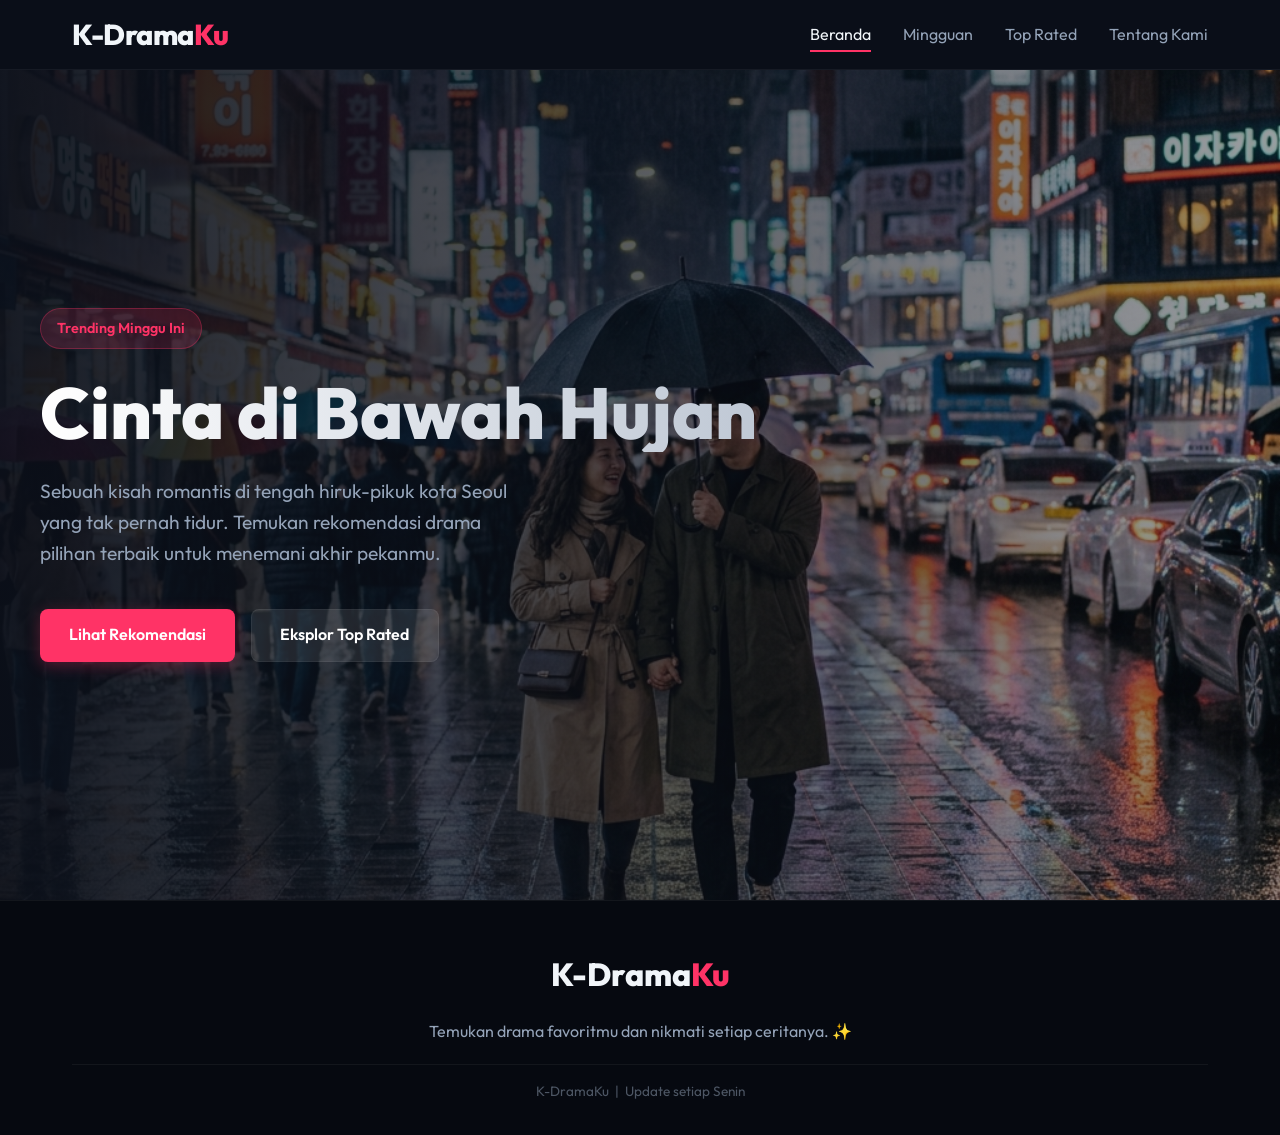
<file: index.html>
<!DOCTYPE html>
<html lang="id">
<head>
    <meta charset="UTF-8">
    <meta name="viewport" content="width=device-width, initial-scale=1.0">
    <title>Beranda | K-DramaKu</title>
    <link href="https://fonts.googleapis.com/css2?family=Outfit:wght@300;400;600;800&display=swap" rel="stylesheet">
    <link rel="stylesheet" href="style.css">
</head>
<body>

    <!-- Navigation Bar -->
    <nav class="navbar">
        <div class="nav-container">
            <a href="index.html" class="logo">K-Drama<span>Ku</span></a>
            
            <!-- Hamburger Menu (CSS Only) -->
            <input type="checkbox" id="menu-toggle" class="menu-toggle">
            <label for="menu-toggle" class="hamburger">
                <span></span>
                <span></span>
                <span></span>
            </label>

            <ul class="nav-links">
                <li><a href="index.html" class="active">Beranda</a></li>
                <li><a href="rekomendasi.html">Mingguan</a></li>
                <li><a href="toprated.html">Top Rated</a></li>
                <li><a href="tentang.html">Tentang Kami</a></li>
            </ul>
        </div>
    </nav>

    <!-- Page 1: Home / Hero Section -->
    <section class="hero">
        <div class="hero-overlay"></div>
        <div class="hero-content">
            <span class="badge">Trending Minggu Ini</span>
            <h1>Cinta di Bawah Hujan</h1>
            <p>Sebuah kisah romantis di tengah hiruk-pikuk kota Seoul yang tak pernah tidur. Temukan rekomendasi drama pilihan terbaik untuk menemani akhir pekanmu.</p>
            <div class="hero-buttons">
                <a href="rekomendasi.html" class="btn btn-primary">Lihat Rekomendasi</a>
                <a href="toprated.html" class="btn btn-secondary">Eksplor Top Rated</a>
            </div>
        </div>
    </section>

    <!-- Footer -->
    <footer>
        <div class="footer-content">
            <div class="footer-logo">K-Drama<span>Ku</span></div>
            <p class="footer-tagline">Temukan drama favoritmu dan nikmati setiap ceritanya. ✨</p>
            <p class="footer-copy">K-DramaKu &nbsp;|&nbsp; Update setiap Senin</p>
        </div>
    </footer>

</body>
</html>
</file>
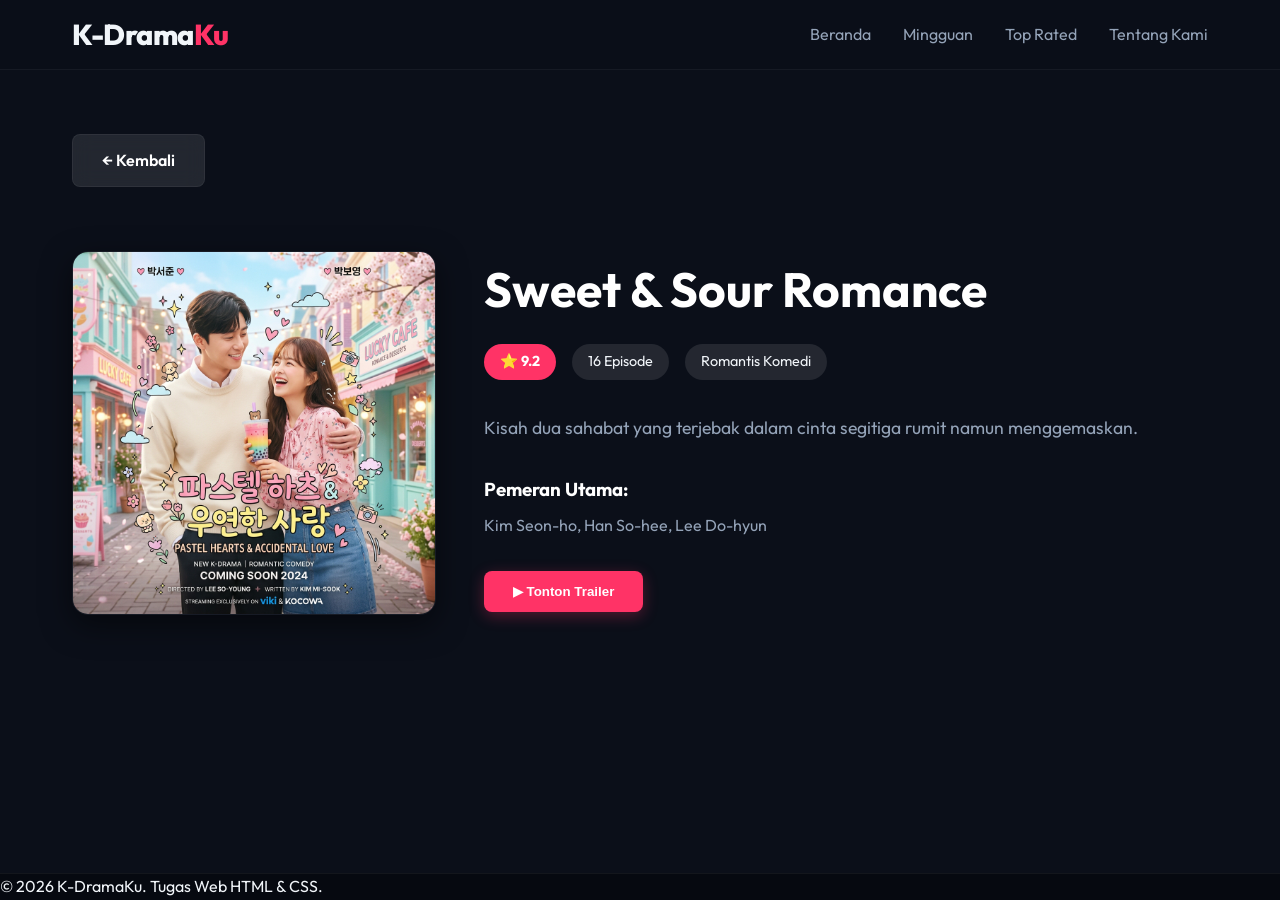
<file: detail.html>
<!DOCTYPE html>
<html lang="id">
<head>
    <meta charset="UTF-8">
    <meta name="viewport" content="width=device-width, initial-scale=1.0">
    <title>Detail Drama | K-DramaKu</title>
    <link href="https://fonts.googleapis.com/css2?family=Outfit:wght@300;400;600;800&display=swap" rel="stylesheet">
    <link rel="stylesheet" href="style.css">
    <style>
        .detail-container {
            display: flex;
            gap: 3rem;
            align-items: flex-start;
            margin-top: 2rem;
        }
        .detail-image {
            flex: 1;
            max-width: 400px;
            border-radius: 16px;
            overflow: hidden;
            border: 1px solid var(--glass-border);
            box-shadow: 0 10px 30px rgba(0,0,0,0.5);
        }
        .detail-image img {
            width: 100%;
            display: block;
        }
        .detail-info {
            flex: 2;
        }
        .detail-info h1 {
            font-size: 3rem;
            margin-bottom: 1rem;
            color: #fff;
        }
        .meta-tags {
            display: flex;
            gap: 1rem;
            margin-bottom: 2rem;
        }
        .meta-tags span {
            background: rgba(255, 255, 255, 0.1);
            padding: 0.4rem 1rem;
            border-radius: 50px;
            font-size: 0.9rem;
        }
        .meta-tags span.rating {
            background: var(--primary-color);
            color: white;
            font-weight: bold;
        }
        .synopsis {
            font-size: 1.1rem;
            color: var(--text-muted);
            margin-bottom: 2rem;
            line-height: 1.8;
        }
        .cast-list {
            margin-bottom: 2rem;
        }
        .cast-list h3 {
            margin-bottom: 0.5rem;
            color: #fff;
        }
        .cast-list p {
            color: var(--text-muted);
        }
        .detail-buttons {
            display: flex;
            gap: 1rem;
        }
        @media (max-width: 768px) {
            .detail-container {
                flex-direction: column;
            }
            .detail-info h1 {
                font-size: 2.2rem;
            }
        }
        .back-btn {
            display: inline-flex;
            margin-bottom: 2rem;
            align-self: flex-start;
        }
    </style>
</head>
<body>

    <nav class="navbar">
        <div class="nav-container">
            <a href="index.html" class="logo">K-Drama<span>Ku</span></a>
            
            <input type="checkbox" id="menu-toggle" class="menu-toggle">
            <label for="menu-toggle" class="hamburger">
                <span></span>
                <span></span>
                <span></span>
            </label>

            <ul class="nav-links">
                <li><a href="index.html">Beranda</a></li>
                <li><a href="rekomendasi.html">Mingguan</a></li>
                <li><a href="toprated.html">Top Rated</a></li>
                <li><a href="tentang.html">Tentang Kami</a></li>
            </ul>
        </div>
    </nav>

    <div class="page-container">
        <a href="javascript:history.back()" class="btn btn-secondary back-btn">← Kembali</a>
        
        <div class="detail-container">
            <div class="detail-image">
                <img id="detail-img" src="assets/images/romcom.png" alt="Poster Film">
            </div>
            
            <div class="detail-info">
                <h1 id="detail-title">Sweet & Sour Romance</h1>
                <div class="meta-tags">
                    <span class="rating" id="detail-rating">⭐ 9.2</span>
                    <span id="detail-episode">16 Episode</span>
                    <span id="detail-genre">Romantis Komedi</span>
                </div>
                
                <p class="synopsis" id="detail-synopsis">
                    Kisah dua sahabat yang terjebak dalam cinta segitiga rumit namun menggemaskan.
                </p>
                
                <div class="cast-list">
                    <h3>Pemeran Utama:</h3>
                    <p id="detail-cast">Kim Seon-ho, Han So-hee, Lee Do-hyun</p>
                </div>

                <div class="detail-buttons">
                    <button class="btn btn-primary" onclick="alert('Ini hanya simulasi, videonya tidak ada 😊')">▶ Tonton Trailer</button>
                </div>
            </div>
        </div>
    </div>

    <footer>
        <p>&copy; 2026 K-DramaKu. Tugas Web HTML & CSS.</p>
    </footer>

    <!-- Javascript untuk merubah isi detail sesuai film yang diklik -->
    <script>
        const films = {
            'romcom': {
                title: 'Sweet & Sour Romance', img: 'assets/images/romcom.png',
                rating: '⭐ 9.2', genre: 'Romantis Komedi',
                synopsis: 'Menceritakan kisah dua sahabat masa kecil yang kini bekerja di sebuah agensi kreatif yang sama. Ketika sebuah proyek besar memaksa mereka untuk bekerja lembur berdua selama sebulan penuh, batas antara persahabatan dan cinta perlahan memudar.',
                cast: 'Kim Seon-ho, Han So-hee, Lee Do-hyun'
            },
            'thriller': {
                title: 'Shadows of Seoul', img: 'assets/images/thriller.png',
                rating: '⭐ 9.0', genre: 'Thriller / Misteri',
                synopsis: 'Seorang detektif jenius dengan masa lalu kelam harus memecahkan kasus pembunuhan berantai misterius yang terjadi di sudut gelap kota Seoul sebelum waktu habis.',
                cast: 'Lee Joon-gi, Moon Chae-won'
            },
            'historical': {
                title: 'The Crown\'s Secret', img: 'assets/images/historical.png',
                rating: '⭐ 8.9', genre: 'Kolosal / Sejarah',
                synopsis: 'Perebutan tahta dan intrik politik di era Joseon, berpusat pada seorang pangeran yang menyembunyikan identitas aslinya dan jatuh cinta pada putri dari musuh politik keluarganya.',
                cast: 'Park Bo-gum, Kim Yoo-jung'
            },
            'scifi': {
                title: 'Neon City', img: 'assets/images/scifi.png',
                rating: '⭐ 8.8', genre: 'Sci-Fi / Aksi',
                synopsis: 'Berlatar di tahun 2099, sebuah kelompok pemberontak mencoba menggulingkan perusahaan teknologi raksasa yang mengendalikan seluruh sistem kehidupan manusia lewat chip.',
                cast: 'Gong Yoo, Bae Doona'
            },
            'sliceoflife': {
                title: 'Seaside Village', img: 'assets/images/sliceoflife.png',
                rating: '⭐ 9.4', genre: 'Slice of Life / Healing',
                synopsis: 'Kisah menghangatkan hati tentang seorang dokter gigi sukses dari kota yang terpaksa pindah ke sebuah desa nelayan terpencil dan menemukan makna hidup yang sebenarnya dari para warga.',
                cast: 'Shin Min-a, Kim Seon-ho'
            },
            'melo': {
                title: 'Tears of the Rain', img: 'assets/images/hero.png',
                rating: '⭐ 9.1', genre: 'Melodrama',
                synopsis: 'Kisah melodrama epik tentang sepasang kekasih yang terpisahkan oleh takdir dan perang, mencoba menemukan jalan kembali satu sama lain melintasi waktu bertahun-tahun.',
                cast: 'Song Hye-kyo, Song Joong-ki'
            },
            'loveinrain': {
                title: 'Love in the Rain', img: 'assets/images/hero.png',
                rating: '⭐ 9.8', genre: 'Romantis / Melodrama',
                synopsis: 'Dua orang asing yang selalu bertemu secara tak sengaja setiap kali hujan turun di kota Seoul. Perlahan, kebetulan itu berubah menjadi takdir yang mengikat hati mereka berdua.',
                cast: 'Nam Joo-hyuk, Bae Suzy'
            },
            'crownprince': {
                title: 'The Crown Prince', img: 'assets/images/historical.png',
                rating: '⭐ 9.5', genre: 'Kolosal / Sejarah',
                synopsis: 'Seorang pangeran mahkota yang menyamar menjadi rakyat jelata untuk mencari kebenaran di balik kematian ayahnya, dan malah menemukan cinta sejatinya di luar tembok istana.',
                cast: 'Park Bo-gum, Kim Yoo-jung'
            },
            'summerjeju': {
                title: 'Summer in Jeju', img: 'assets/images/sliceoflife.png',
                rating: '⭐ 9.3', genre: 'Slice of Life / Healing',
                synopsis: 'Seorang wanita karier yang kelelahan dengan kehidupannya di kota memutuskan untuk pindah sementara ke pulau Jeju, di mana ia bertemu penduduk lokal yang hangat.',
                cast: 'Shin Min-a, Kim Seon-ho'
            },
            'sweetenemy': {
                title: 'My Sweet Enemy', img: 'assets/images/romcom.png',
                rating: '⭐ 9.1', genre: 'Romantis Komedi',
                synopsis: 'Kisah benci jadi cinta antara dua rival pengacara yang terpaksa harus bekerja sama dalam menangani satu kasus besar yang mempertaruhkan karir mereka.',
                cast: 'Park Seo-joon, Park Min-young'
            },
            'reply1988': {
                title: 'Reply 1988', img: 'assets/images/reply1988.jpg',
                rating: '⭐ 9.8', genre: 'Keluarga / Romantis',
                synopsis: 'Menyoroti persahabatan lima remaja dan keluarga mereka yang tinggal di satu lingkungan yang sama (Ssangmundong) pada tahun 1988. Drama slice-of-life yang penuh dengan tawa, tangis, dan kehangatan keluarga.',
                cast: 'Lee Hye-ri, Park Bo-gum, Ryu Jun-yeol, Go Kyung-pyo, Lee Dong-hwi'
            },
            'cloy': {
                title: 'Crash Landing on You', img: 'assets/images/cloy.jpg',
                rating: '⭐ 9.5', genre: 'Romantis / Drama',
                synopsis: 'Seorang pewaris kaya dari Korea Selatan mengalami kecelakaan paralayang dan mendarat darurat di Korea Utara. Ia lalu ditemukan dan dilindungi oleh seorang perwira tentara tampan yang dingin namun hangat hatinya.',
                cast: 'Hyun Bin, Son Ye-jin, Seo Ji-hye, Kim Jung-hyun'
            },
            'goblin': {
                title: 'Goblin', img: 'assets/images/goblin.jpg',
                rating: '⭐ 9.3', genre: 'Fantasi / Romantis',
                synopsis: 'Seorang jenderal militer dari dinasti Goryeo yang dikutuk menjadi Goblin abadi mencari "pengantin manusia"-nya — satu-satunya yang bisa mencabut pedang di dadanya dan mengakhiri hidupnya yang panjang.',
                cast: 'Gong Yoo, Kim Go-eun, Lee Dong-wook, Yoo In-na'
            },
            'hospital': {
                title: 'Hospital Playlist', img: 'assets/images/hospital.jpg',
                rating: '⭐ 9.1', genre: 'Medis / Slice of Life',
                synopsis: 'Lima dokter spesialis di rumah sakit bergengsi yang sudah bersahabat sejak kuliah. Di tengah kesibukan menyelamatkan nyawa pasien, mereka selalu menyempatkan latihan band setiap minggu.',
                cast: 'Jo Jung-suk, Yoo Yeon-seok, Jung Kyung-ho, Jeon Mi-do, Kim Dae-myung'
            }
        };

        // Ambil ID dari URL Hash (contoh: detail.html#thriller)
        const id = window.location.hash.substring(1);

        if(id && films[id]) {
            const film = films[id];
            // Ubah konten di halaman sesuai data film
            document.getElementById('detail-title').innerText = film.title;
            document.getElementById('detail-img').src = film.img;
            document.getElementById('detail-rating').innerText = film.rating;
            document.getElementById('detail-genre').innerText = film.genre;
            document.getElementById('detail-synopsis').innerText = film.synopsis;
            document.getElementById('detail-cast').innerText = film.cast;
            document.title = film.title + " | K-DramaKu";
        }
    </script>
</body>
</html>
</file>
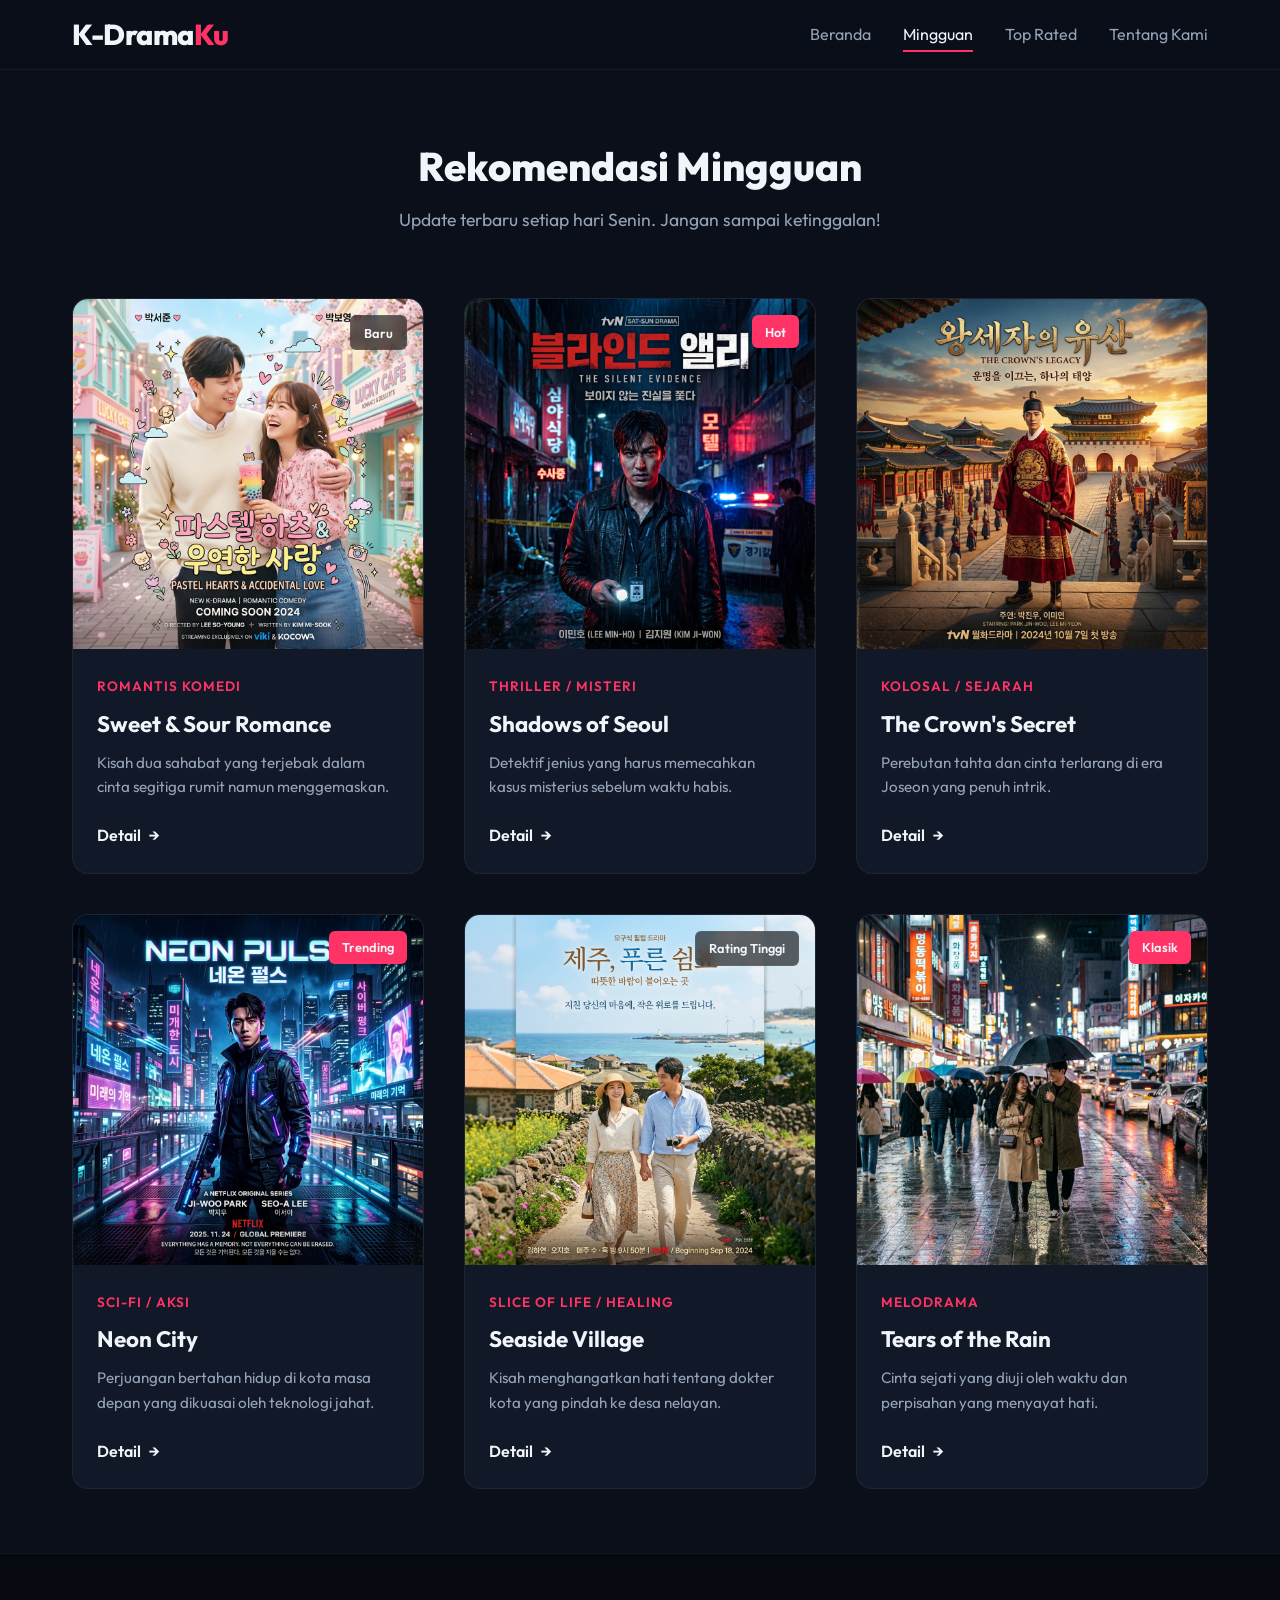
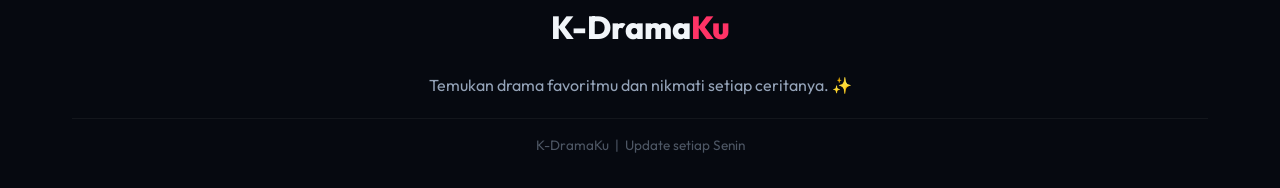
<file: rekomendasi.html>
<!DOCTYPE html>
<html lang="id">
<head>
    <meta charset="UTF-8">
    <meta name="viewport" content="width=device-width, initial-scale=1.0">
    <title>Rekomendasi Mingguan | K-DramaKu</title>
    <link href="https://fonts.googleapis.com/css2?family=Outfit:wght@300;400;600;800&display=swap" rel="stylesheet">
    <link rel="stylesheet" href="style.css">
</head>
<body>

    <!-- Navigation Bar -->
    <nav class="navbar">
        <div class="nav-container">
            <a href="index.html" class="logo">K-Drama<span>Ku</span></a>
            
            <input type="checkbox" id="menu-toggle" class="menu-toggle">
            <label for="menu-toggle" class="hamburger">
                <span></span>
                <span></span>
                <span></span>
            </label>

            <ul class="nav-links">
                <li><a href="index.html">Beranda</a></li>
                <li><a href="rekomendasi.html" class="active">Mingguan</a></li>
                <li><a href="toprated.html">Top Rated</a></li>
                <li><a href="tentang.html">Tentang Kami</a></li>
            </ul>
        </div>
    </nav>

    <!-- Page Content -->
    <div class="page-container">
        <div class="page-header">
            <h2>Rekomendasi Mingguan</h2>
            <p>Update terbaru setiap hari Senin. Jangan sampai ketinggalan!</p>
        </div>
        
        <div class="cards-grid">
            <div class="card">
                <div class="card-image">
                    <img src="assets/images/romcom.png" alt="Sweet & Sour Romance">
                    <div class="card-badge">Baru</div>
                </div>
                <div class="card-info">
                    <span class="genre">Romantis Komedi</span>
                    <h3>Sweet & Sour Romance</h3>
                    <p>Kisah dua sahabat yang terjebak dalam cinta segitiga rumit namun menggemaskan.</p>
                    <a href="detail.html#romcom" class="btn-text">Detail <span class="arrow">→</span></a>
                </div>
            </div>

            <div class="card">
                <div class="card-image">
                    <img src="assets/images/thriller.png" alt="Shadows of Seoul">
                    <div class="card-badge highlight">Hot</div>
                </div>
                <div class="card-info">
                    <span class="genre">Thriller / Misteri</span>
                    <h3>Shadows of Seoul</h3>
                    <p>Detektif jenius yang harus memecahkan kasus misterius sebelum waktu habis.</p>
                    <a href="detail.html#thriller" class="btn-text">Detail <span class="arrow">→</span></a>
                </div>
            </div>

            <div class="card">
                <div class="card-image">
                    <img src="assets/images/historical.png" alt="The Crown's Secret">
                </div>
                <div class="card-info">
                    <span class="genre">Kolosal / Sejarah</span>
                    <h3>The Crown's Secret</h3>
                    <p>Perebutan tahta dan cinta terlarang di era Joseon yang penuh intrik.</p>
                    <a href="detail.html#historical" class="btn-text">Detail <span class="arrow">→</span></a>
                </div>
            </div>

            <div class="card">
                <div class="card-image">
                    <img src="assets/images/scifi.png" alt="Neon City">
                    <div class="card-badge highlight">Trending</div>
                </div>
                <div class="card-info">
                    <span class="genre">Sci-Fi / Aksi</span>
                    <h3>Neon City</h3>
                    <p>Perjuangan bertahan hidup di kota masa depan yang dikuasai oleh teknologi jahat.</p>
                    <a href="detail.html#scifi" class="btn-text">Detail <span class="arrow">→</span></a>
                </div>
            </div>

            <div class="card">
                <div class="card-image">
                    <img src="assets/images/sliceoflife.png" alt="Seaside Village">
                    <div class="card-badge">Rating Tinggi</div>
                </div>
                <div class="card-info">
                    <span class="genre">Slice of Life / Healing</span>
                    <h3>Seaside Village</h3>
                    <p>Kisah menghangatkan hati tentang dokter kota yang pindah ke desa nelayan.</p>
                    <a href="detail.html#sliceoflife" class="btn-text">Detail <span class="arrow">→</span></a>
                </div>
            </div>

            <div class="card">
                <div class="card-image">
                    <img src="assets/images/hero.png" alt="Tears of the Rain">
                    <div class="card-badge highlight">Klasik</div>
                </div>
                <div class="card-info">
                    <span class="genre">Melodrama</span>
                    <h3>Tears of the Rain</h3>
                    <p>Cinta sejati yang diuji oleh waktu dan perpisahan yang menyayat hati.</p>
                    <a href="detail.html#melo" class="btn-text">Detail <span class="arrow">→</span></a>
                </div>
            </div>
        </div>
    </div>

    <!-- Footer -->
    <footer>
        <div class="footer-content">
            <div class="footer-logo">K-Drama<span>Ku</span></div>
            <p class="footer-tagline">Temukan drama favoritmu dan nikmati setiap ceritanya. ✨</p>
            <p class="footer-copy">K-DramaKu &nbsp;|&nbsp; Update setiap Senin</p>
        </div>
    </footer>

</body>
</html>
</file>
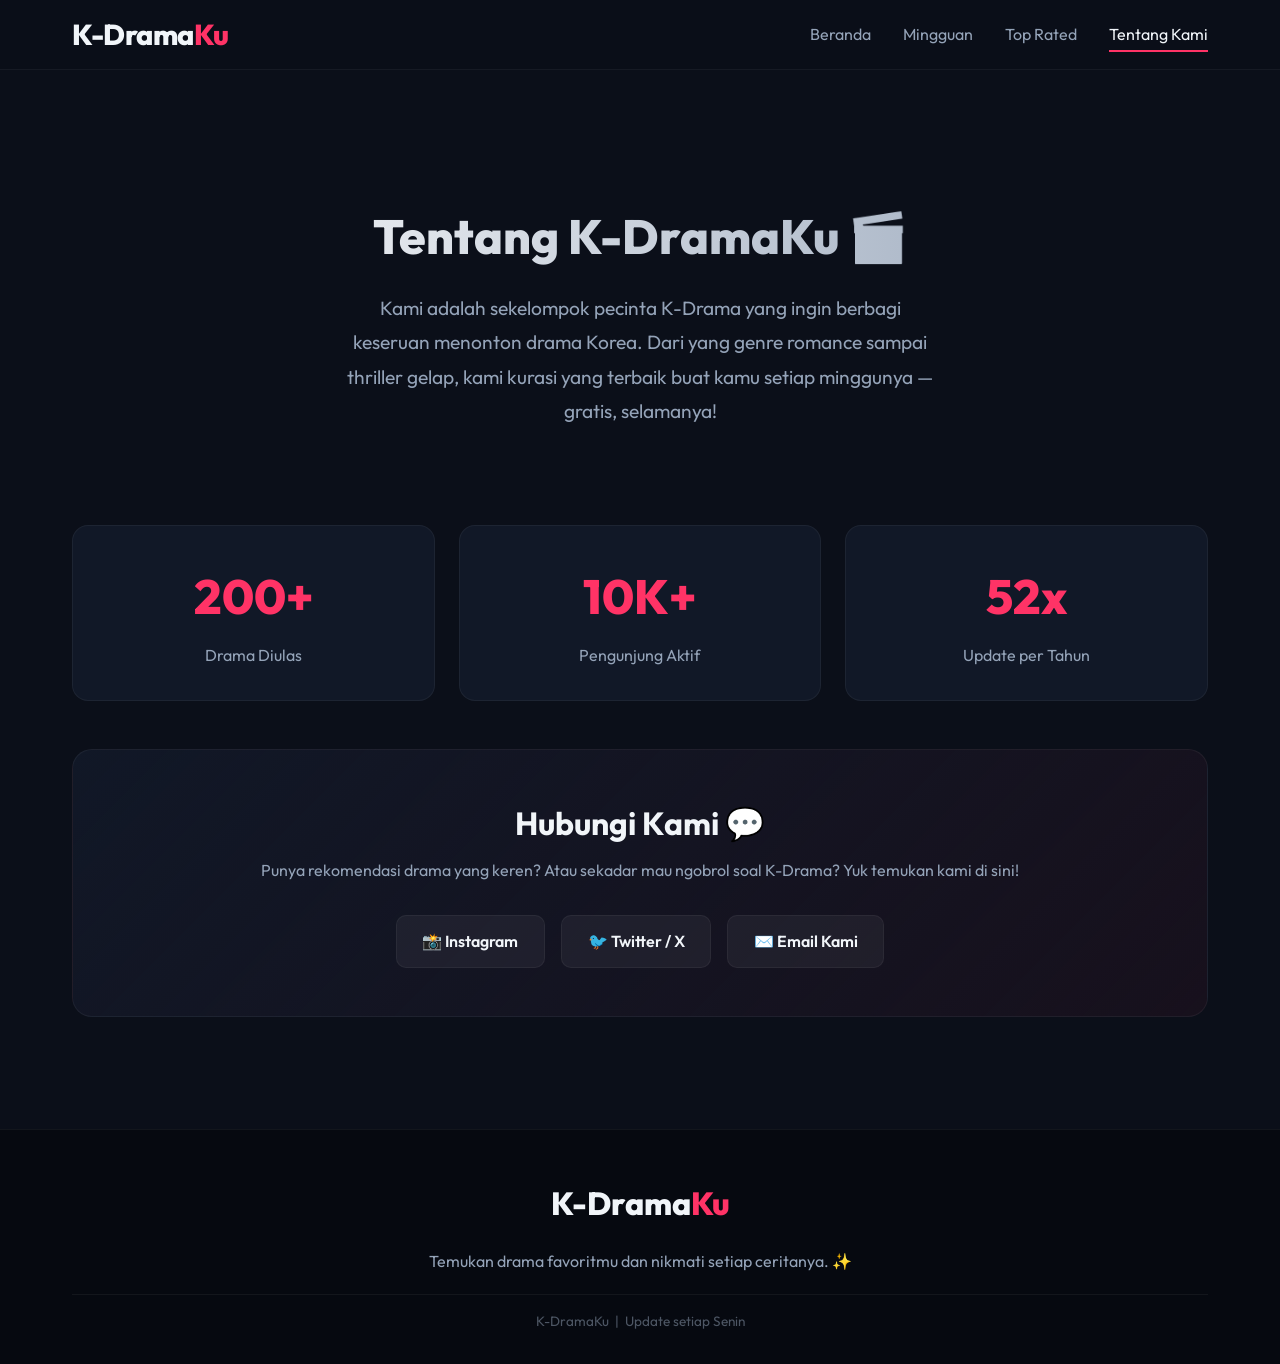
<file: tentang.html>
<!DOCTYPE html>
<html lang="id">
<head>
    <meta charset="UTF-8">
    <meta name="viewport" content="width=device-width, initial-scale=1.0">
    <title>Tentang Kami | K-DramaKu</title>
    <link href="https://fonts.googleapis.com/css2?family=Outfit:wght@300;400;600;800&display=swap" rel="stylesheet">
    <link rel="stylesheet" href="style.css">
    <style>
        /* --- About Page Specific Styles --- */
        .about-hero {
            text-align: center;
            padding: 4rem 0 3rem;
        }
        .about-hero h1 {
            font-size: 3rem;
            font-weight: 800;
            background: linear-gradient(to right, #fff, #94a3b8);
            -webkit-background-clip: text;
            -webkit-text-fill-color: transparent;
            margin-bottom: 1rem;
        }
        .about-hero p {
            color: var(--text-muted);
            font-size: 1.2rem;
            max-width: 600px;
            margin: 0 auto;
            line-height: 1.8;
        }

        /* Stats Row */
        .stats-row {
            display: grid;
            grid-template-columns: repeat(3, 1fr);
            gap: 1.5rem;
            margin: 3rem 0;
        }
        .stat-card {
            background: var(--card-bg);
            border: 1px solid var(--glass-border);
            border-radius: 16px;
            padding: 2rem;
            text-align: center;
            transition: var(--transition);
        }
        .stat-card:hover {
            transform: translateY(-5px);
            border-color: rgba(255, 51, 102, 0.3);
        }
        .stat-number {
            font-size: 3rem;
            font-weight: 800;
            color: var(--primary-color);
            display: block;
        }
        .stat-label {
            color: var(--text-muted);
            margin-top: 0.5rem;
            font-size: 1rem;
        }

        /* Team Section */
        .section-title {
            font-size: 1.8rem;
            font-weight: 800;
            margin-bottom: 0.5rem;
        }
        .section-subtitle {
            color: var(--text-muted);
            margin-bottom: 2rem;
        }
        .team-grid {
            display: grid;
            grid-template-columns: repeat(auto-fit, minmax(220px, 1fr));
            gap: 1.5rem;
            margin-bottom: 4rem;
        }
        .team-card {
            background: var(--card-bg);
            border: 1px solid var(--glass-border);
            border-radius: 16px;
            padding: 2rem 1.5rem;
            text-align: center;
            transition: var(--transition);
        }
        .team-card:hover {
            transform: translateY(-5px);
            border-color: rgba(255, 51, 102, 0.3);
        }
        .team-avatar {
            width: 80px;
            height: 80px;
            border-radius: 50%;
            margin: 0 auto 1rem;
            display: flex;
            align-items: center;
            justify-content: center;
            font-size: 2.2rem;
            background: linear-gradient(135deg, rgba(255,51,102,0.2), rgba(255,51,102,0.05));
            border: 2px solid rgba(255,51,102,0.3);
        }
        .team-card h3 {
            font-size: 1.1rem;
            margin-bottom: 0.3rem;
        }
        .team-card p {
            color: var(--primary-color);
            font-size: 0.85rem;
            font-weight: 600;
        }

        /* Contact / Sosial Section */
        .contact-box {
            background: linear-gradient(135deg, var(--card-bg) 0%, rgba(255, 51, 102, 0.05) 100%);
            border: 1px solid var(--glass-border);
            border-radius: 20px;
            padding: 3rem;
            text-align: center;
            margin-bottom: 3rem;
        }
        .contact-box h2 {
            font-size: 2rem;
            margin-bottom: 0.5rem;
        }
        .contact-box p {
            color: var(--text-muted);
            margin-bottom: 2rem;
            font-size: 1rem;
        }
        .social-links {
            display: flex;
            gap: 1rem;
            justify-content: center;
            flex-wrap: wrap;
        }
        .social-btn {
            display: inline-flex;
            align-items: center;
            gap: 0.6rem;
            padding: 0.8rem 1.6rem;
            border-radius: 10px;
            font-weight: 600;
            font-size: 1rem;
            transition: var(--transition);
            border: 1px solid var(--glass-border);
            background: rgba(255,255,255,0.05);
            color: var(--text-color);
        }
        .social-btn:hover {
            transform: translateY(-3px);
            background: rgba(255,255,255,0.1);
            border-color: rgba(255,51,102,0.4);
            color: var(--primary-color);
        }

        @media (max-width: 768px) {
            .stats-row { grid-template-columns: 1fr; }
            .about-hero h1 { font-size: 2.2rem; }
            .contact-box { padding: 2rem 1.5rem; }
        }
    </style>
</head>
<body>

    <!-- Navigation Bar -->
    <nav class="navbar">
        <div class="nav-container">
            <a href="index.html" class="logo">K-Drama<span>Ku</span></a>
            
            <input type="checkbox" id="menu-toggle" class="menu-toggle">
            <label for="menu-toggle" class="hamburger">
                <span></span>
                <span></span>
                <span></span>
            </label>

            <ul class="nav-links">
                <li><a href="index.html">Beranda</a></li>
                <li><a href="rekomendasi.html">Mingguan</a></li>
                <li><a href="toprated.html">Top Rated</a></li>
                <li><a href="tentang.html" class="active">Tentang Kami</a></li>
            </ul>
        </div>
    </nav>

    <!-- Page Content -->
    <div class="page-container">

        <!-- Hero About -->
        <div class="about-hero">
            <h1>Tentang K-DramaKu 🎬</h1>
            <p>Kami adalah sekelompok pecinta K-Drama yang ingin berbagi keseruan menonton drama Korea. Dari yang genre romance sampai thriller gelap, kami kurasi yang terbaik buat kamu setiap minggunya — gratis, selamanya!</p>
        </div>

        <!-- Stats -->
        <div class="stats-row">
            <div class="stat-card">
                <span class="stat-number">200+</span>
                <p class="stat-label">Drama Diulas</p>
            </div>
            <div class="stat-card">
                <span class="stat-number">10K+</span>
                <p class="stat-label">Pengunjung Aktif</p>
            </div>
            <div class="stat-card">
                <span class="stat-number">52x</span>
                <p class="stat-label">Update per Tahun</p>
            </div>
        </div>

        
        <!-- Contact / Social -->
        <div class="contact-box">
            <h2>Hubungi Kami 💬</h2>
            <p>Punya rekomendasi drama yang keren? Atau sekadar mau ngobrol soal K-Drama? Yuk temukan kami di sini!</p>
            <div class="social-links">
                <a href="#" class="social-btn">📸 Instagram</a>
                <a href="#" class="social-btn">🐦 Twitter / X</a>
                <a href="#" class="social-btn">✉️ Email Kami</a>
            </div>
        </div>

    </div>

    <!-- Footer -->
    <footer>
        <div class="footer-content">
            <div class="footer-logo">K-Drama<span>Ku</span></div>
            <p class="footer-tagline">Temukan drama favoritmu dan nikmati setiap ceritanya. ✨</p>
            <p class="footer-copy">K-DramaKu &nbsp;|&nbsp; Update setiap Senin</p>
        </div>
    </footer>

</body>
</html>
</file>
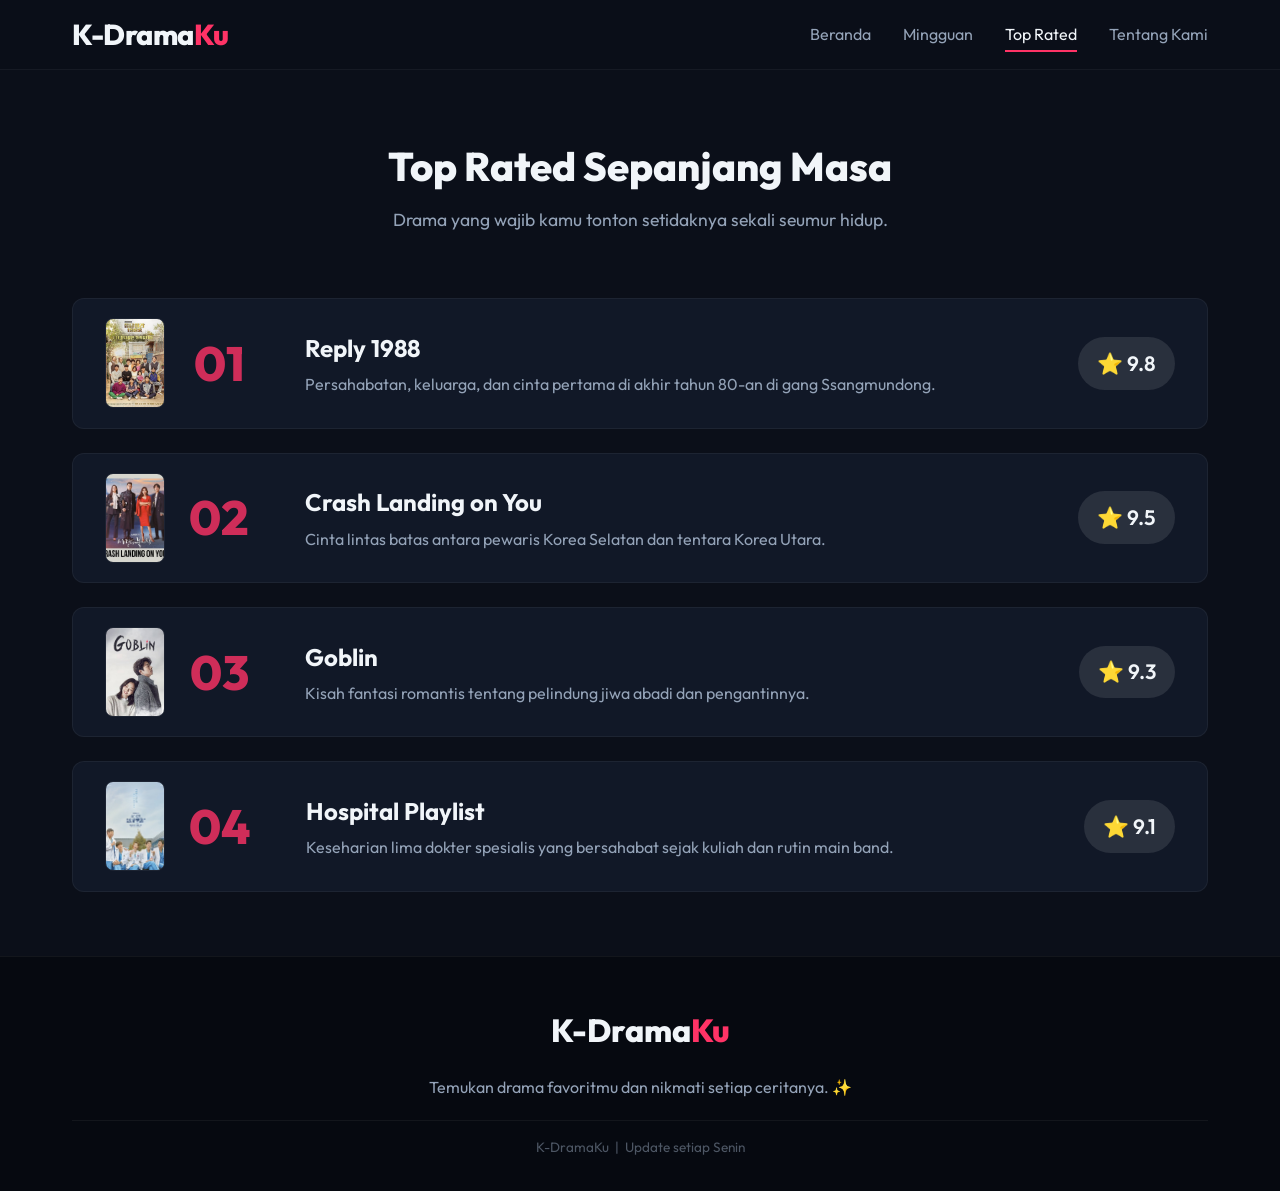
<file: toprated.html>
<!DOCTYPE html>
<html lang="id">
<head>
    <meta charset="UTF-8">
    <meta name="viewport" content="width=device-width, initial-scale=1.0">
    <title>Top Rated | K-DramaKu</title>
    <link href="https://fonts.googleapis.com/css2?family=Outfit:wght@300;400;600;800&display=swap" rel="stylesheet">
    <link rel="stylesheet" href="style.css">
</head>
<body>

    <!-- Navigation Bar -->
    <nav class="navbar">
        <div class="nav-container">
            <a href="index.html" class="logo">K-Drama<span>Ku</span></a>
            
            <input type="checkbox" id="menu-toggle" class="menu-toggle">
            <label for="menu-toggle" class="hamburger">
                <span></span>
                <span></span>
                <span></span>
            </label>

            <ul class="nav-links">
                <li><a href="index.html">Beranda</a></li>
                <li><a href="rekomendasi.html">Mingguan</a></li>
                <li><a href="toprated.html" class="active">Top Rated</a></li>
                <li><a href="tentang.html">Tentang Kami</a></li>
            </ul>
        </div>
    </nav>

    <!-- Page Content -->
    <div class="page-container">
        <div class="page-header">
            <h2>Top Rated Sepanjang Masa</h2>
            <p>Drama yang wajib kamu tonton setidaknya sekali seumur hidup.</p>
        </div>

        <div class="top-rated-list">
            <a href="detail.html#reply1988" class="top-item">
                <img class="top-poster" src="assets/images/Reply1988.jpg" alt="Reply 1988" onerror="this.src='assets/images/romcom.png'">
                <div class="rank">01</div>
                <div class="top-details">
                    <h3>Reply 1988</h3>
                    <p>Persahabatan, keluarga, dan cinta pertama di akhir tahun 80-an di gang Ssangmundong.</p>
                </div>
                <div class="rating">⭐ 9.8</div>
            </a>
            
            <a href="detail.html#cloy" class="top-item">
                <img class="top-poster" src="assets/images/Cloy.jpg" alt="Crash Landing on You" onerror="this.src='assets/images/historical.png'">
                <div class="rank">02</div>
                <div class="top-details">
                    <h3>Crash Landing on You</h3>
                    <p>Cinta lintas batas antara pewaris Korea Selatan dan tentara Korea Utara.</p>
                </div>
                <div class="rating">⭐ 9.5</div>
            </a>
            
            <a href="detail.html#goblin" class="top-item">
                <img class="top-poster" src="assets/images/goblin.jpg" alt="Goblin" onerror="this.src='assets/images/historical.png'">
                <div class="rank">03</div>
                <div class="top-details">
                    <h3>Goblin</h3>
                    <p>Kisah fantasi romantis tentang pelindung jiwa abadi dan pengantinnya.</p>
                </div>
                <div class="rating">⭐ 9.3</div>
            </a>
            
            <a href="detail.html#hospital" class="top-item">
                <img class="top-poster" src="assets/images/hospital.jpg" alt="Hospital Playlist" onerror="this.src='assets/images/scifi.png'">
                <div class="rank">04</div>
                <div class="top-details">
                    <h3>Hospital Playlist</h3>
                    <p>Keseharian lima dokter spesialis yang bersahabat sejak kuliah dan rutin main band.</p>
                </div>
                <div class="rating">⭐ 9.1</div>
            </a>
        </div>
    </div>

    <!-- Footer -->
    <footer>
        <div class="footer-content">
            <div class="footer-logo">K-Drama<span>Ku</span></div>
            <p class="footer-tagline">Temukan drama favoritmu dan nikmati setiap ceritanya. ✨</p>
            <p class="footer-copy">K-DramaKu &nbsp;|&nbsp; Update setiap Senin</p>
        </div>
    </footer>

</body>
</html>
</file>
<file: style.css>
/* --- CSS Variables --- */
:root {
    --bg-color: #0b0f19;
    --text-color: #f1f5f9;
    --text-muted: #94a3b8;
    --primary-color: #ff3366;
    --primary-hover: #e62050;
    --secondary-color: rgba(255, 255, 255, 0.1);
    --secondary-hover: rgba(255, 255, 255, 0.2);
    --card-bg: #111827;
    --glass-bg: rgba(11, 15, 25, 0.95);
    --glass-border: rgba(255, 255, 255, 0.05);
    --font-main: 'Outfit', sans-serif;
    --transition: all 0.3s cubic-bezier(0.4, 0, 0.2, 1);
}

/* --- Base Styles --- */
* {
    margin: 0;
    padding: 0;
    box-sizing: border-box;
}

body {
    font-family: var(--font-main);
    background-color: var(--bg-color);
    color: var(--text-color);
    line-height: 1.6;
    overflow-x: hidden;
    display: flex;
    flex-direction: column;
    min-height: 100vh;
    padding-top: 70px; /* Space for fixed navbar */
}

a {
    text-decoration: none;
    color: inherit;
}

/* --- Navigation Bar --- */
.navbar {
    position: fixed;
    top: 0;
    left: 0;
    width: 100%;
    height: 70px;
    background: var(--glass-bg);
    backdrop-filter: blur(12px);
    -webkit-backdrop-filter: blur(12px);
    border-bottom: 1px solid var(--glass-border);
    z-index: 1000;
    display: flex;
    align-items: center;
}

.nav-container {
    max-width: 1200px;
    width: 100%;
    margin: 0 auto;
    padding: 0 2rem;
    display: flex;
    justify-content: space-between;
    align-items: center;
}

.logo {
    font-size: 1.8rem;
    font-weight: 800;
    color: var(--text-color);
    letter-spacing: -0.5px;
    z-index: 1002;
}

.logo span {
    color: var(--primary-color);
}

/* Hamburger Menu CSS (Checkbox Hack) */
.menu-toggle {
    display: none;
}

.hamburger {
    display: none;
    flex-direction: column;
    cursor: pointer;
    gap: 6px;
    z-index: 1002;
}

.hamburger span {
    width: 30px;
    height: 3px;
    background-color: var(--text-color);
    border-radius: 3px;
    transition: var(--transition);
}

.nav-links {
    list-style: none;
    display: flex;
    gap: 2rem;
}

.nav-links a {
    font-weight: 400;
    color: var(--text-muted);
    transition: var(--transition);
    font-size: 1rem;
    position: relative;
    padding: 0.5rem 0;
}

.nav-links a::after {
    content: '';
    position: absolute;
    width: 0;
    height: 2px;
    bottom: 0;
    left: 0;
    background-color: var(--primary-color);
    transition: var(--transition);
}

.nav-links a:hover, .nav-links a.active {
    color: var(--text-color);
}

.nav-links a:hover::after, .nav-links a.active::after {
    width: 100%;
}

/* --- Responsive Navbar (Hamburger) --- */
@media (max-width: 768px) {
    .hamburger {
        display: flex;
    }

    .nav-links {
        position: fixed;
        top: 0;
        right: -100%; /* Hidden off-screen */
        width: 100%;
        height: 100vh;
        background: var(--card-bg);
        flex-direction: column;
        align-items: center;
        justify-content: center;
        gap: 3rem;
        transition: 0.4s ease-in-out;
        z-index: 1001;
    }

    .nav-links a {
        font-size: 1.5rem;
        font-weight: 600;
    }

    /* Show Menu */
    .menu-toggle:checked ~ .nav-links {
        right: 0;
    }

    /* Transform Hamburger to 'X' */
    .menu-toggle:checked ~ .hamburger span:nth-child(1) {
        transform: translateY(9px) rotate(45deg);
    }
    .menu-toggle:checked ~ .hamburger span:nth-child(2) {
        opacity: 0;
    }
    .menu-toggle:checked ~ .hamburger span:nth-child(3) {
        transform: translateY(-9px) rotate(-45deg);
    }
}

/* --- Hero Section (Beranda) --- */
.hero {
    flex: 1; /* Take up remaining height */
    display: flex;
    align-items: center;
    position: relative;
    background-image: url('assets/images/hero.png');
    background-size: cover;
    background-position: center;
    padding: 0 2rem;
    min-height: calc(100vh - 70px);
}

.hero-overlay {
    position: absolute;
    top: 0;
    left: 0;
    width: 100%;
    height: 100%;
    background: linear-gradient(to right, rgba(11, 15, 25, 0.95) 0%, rgba(11, 15, 25, 0.4) 100%);
    z-index: 1;
}

.hero-content {
    position: relative;
    z-index: 2;
    max-width: 1200px;
    margin: 0 auto;
    width: 100%;
    animation: fadeInUp 1s ease-out forwards;
}

.badge {
    background: rgba(255, 51, 102, 0.15);
    color: var(--primary-color);
    padding: 0.5rem 1rem;
    border-radius: 50px;
    font-size: 0.9rem;
    font-weight: 600;
    display: inline-block;
    margin-bottom: 1.5rem;
    border: 1px solid rgba(255, 51, 102, 0.3);
}

.hero h1 {
    font-size: 4.5rem;
    font-weight: 800;
    line-height: 1.1;
    margin-bottom: 1.5rem;
    background: linear-gradient(to right, #fff, #94a3b8);
    -webkit-background-clip: text;
    -webkit-text-fill-color: transparent;
}

.hero p {
    font-size: 1.2rem;
    color: var(--text-muted);
    max-width: 500px;
    margin-bottom: 2.5rem;
}

.hero-buttons {
    display: flex;
    gap: 1rem;
}

.btn {
    padding: 0.8rem 1.8rem;
    border-radius: 8px;
    font-weight: 600;
    cursor: pointer;
    transition: var(--transition);
    border: none;
    display: inline-flex;
    align-items: center;
    justify-content: center;
}

.btn-primary {
    background: var(--primary-color);
    color: white;
    box-shadow: 0 4px 15px rgba(255, 51, 102, 0.3);
}

.btn-primary:hover {
    background: var(--primary-hover);
    transform: translateY(-2px);
    box-shadow: 0 6px 20px rgba(255, 51, 102, 0.4);
}

.btn-secondary {
    background: var(--secondary-color);
    color: white;
    backdrop-filter: blur(10px);
    border: 1px solid var(--glass-border);
}

.btn-secondary:hover {
    background: var(--secondary-hover);
    transform: translateY(-2px);
}

/* --- Reusable Page Sections --- */
.page-container {
    flex: 1;
    padding: 4rem 2rem;
    max-width: 1200px;
    margin: 0 auto;
    width: 100%;
}

.page-header {
    margin-bottom: 4rem;
    text-align: center;
}

.page-header h2 {
    font-size: 2.5rem;
    font-weight: 800;
    margin-bottom: 0.5rem;
}

.page-header p {
    color: var(--text-muted);
    font-size: 1.1rem;
}

/* --- Cards Grid (Rekomendasi) --- */
.cards-grid {
    display: grid;
    grid-template-columns: repeat(auto-fit, minmax(300px, 1fr));
    gap: 2.5rem;
}

.card {
    background: var(--card-bg);
    border-radius: 16px;
    overflow: hidden;
    border: 1px solid var(--glass-border);
    transition: var(--transition);
    position: relative;
    cursor: pointer;
}

.card:hover {
    transform: translateY(-10px);
    box-shadow: 0 20px 40px rgba(0, 0, 0, 0.4);
    border-color: rgba(255, 255, 255, 0.1);
}

.card-image {
    position: relative;
    height: 350px;
    overflow: hidden;
}

.card-image img {
    width: 100%;
    height: 100%;
    object-fit: cover;
    transition: transform 0.5s ease;
}

.card:hover .card-image img {
    transform: scale(1.05);
}

.card-badge {
    position: absolute;
    top: 1rem;
    right: 1rem;
    background: rgba(0, 0, 0, 0.6);
    backdrop-filter: blur(4px);
    padding: 0.4rem 0.8rem;
    border-radius: 6px;
    font-size: 0.8rem;
    font-weight: 600;
    border: 1px solid var(--glass-border);
}

.card-badge.highlight {
    background: var(--primary-color);
    border: none;
}

.card-info {
    padding: 1.5rem;
}

.genre {
    color: var(--primary-color);
    font-size: 0.85rem;
    font-weight: 600;
    text-transform: uppercase;
    letter-spacing: 1px;
}

.card-info h3 {
    font-size: 1.4rem;
    margin: 0.5rem 0;
}

.card-info p {
    color: var(--text-muted);
    font-size: 0.95rem;
    margin-bottom: 1.5rem;
}

.btn-text {
    color: var(--text-color);
    font-weight: 600;
    display: inline-flex;
    align-items: center;
}

.arrow {
    margin-left: 0.5rem;
    transition: var(--transition);
}

.card:hover .arrow {
    transform: translateX(5px);
    color: var(--primary-color);
}

/* --- Top Rated Section --- */
.top-rated-list {
    display: flex;
    flex-direction: column;
    gap: 1.5rem;
}

.top-item {
    display: flex;
    align-items: center;
    background: var(--card-bg);
    padding: 1.2rem 2rem;
    border-radius: 12px;
    border: 1px solid var(--glass-border);
    transition: var(--transition);
    gap: 1.5rem;
    color: var(--text-color);
}

.top-poster {
    width: 60px;
    height: 90px;
    object-fit: cover;
    border-radius: 8px;
    flex-shrink: 0;
    border: 1px solid var(--glass-border);
}

.top-item:hover {
    background: rgba(255, 255, 255, 0.05);
    transform: scale(1.02);
}

.rank {
    font-size: 3rem;
    font-weight: 800;
    color: var(--primary-color);
    opacity: 0.8;
    margin-right: 2rem;
    min-width: 60px;
    text-align: center;
}

.top-details {
    flex: 1;
}

.top-details h3 {
    font-size: 1.5rem;
    margin-bottom: 0.3rem;
}

.top-details p {
    color: var(--text-muted);
    font-size: 1rem;
}

.rating {
    font-size: 1.3rem;
    font-weight: 600;
    background: rgba(255, 255, 255, 0.1);
    padding: 0.6rem 1.2rem;
    border-radius: 50px;
}

/* --- About & Newsletter Section --- */
.about-container {
    background: linear-gradient(135deg, var(--card-bg) 0%, rgba(255, 51, 102, 0.05) 100%);
    border: 1px solid var(--glass-border);
    border-radius: 24px;
    padding: 4rem;
    text-align: center;
    position: relative;
    overflow: hidden;
}

.about-content {
    position: relative;
    z-index: 2;
    max-width: 700px;
    margin: 0 auto;
}

.about-content h2 {
    font-size: 2.5rem;
    margin-bottom: 1rem;
}

.about-content > p {
    color: var(--text-muted);
    font-size: 1.1rem;
    margin-bottom: 3rem;
}

.newsletter-box {
    background: rgba(0, 0, 0, 0.3);
    padding: 2.5rem;
    border-radius: 16px;
    border: 1px solid var(--glass-border);
}

.newsletter-box h3 {
    font-size: 1.5rem;
    margin-bottom: 0.5rem;
}

.newsletter-box p {
    color: var(--text-muted);
    margin-bottom: 2rem;
    font-size: 1rem;
}

.newsletter-form {
    display: flex;
    gap: 1rem;
}

.newsletter-form input {
    flex: 1;
    padding: 1rem 1.5rem;
    border-radius: 8px;
    border: 1px solid var(--glass-border);
    background: rgba(255, 255, 255, 0.05);
    color: white;
    font-family: inherit;
    font-size: 1rem;
    outline: none;
    transition: var(--transition);
}

.newsletter-form input:focus {
    border-color: var(--primary-color);
    background: rgba(255, 255, 255, 0.1);
}

/* --- Footer --- */
footer {
    background: #060910;
    border-top: 1px solid var(--glass-border);
    margin-top: auto;
}

.footer-content {
    max-width: 1200px;
    margin: 0 auto;
    padding: 3rem 2rem 2rem;
    display: flex;
    flex-direction: column;
    align-items: center;
    gap: 1.2rem;
    text-align: center;
}

.footer-logo {
    font-size: 2rem;
    font-weight: 800;
    color: var(--text-color);
}

.footer-logo span {
    color: var(--primary-color);
}

.footer-tagline {
    color: var(--text-muted);
    font-size: 1rem;
}

.footer-links {
    display: flex;
    gap: 2rem;
    flex-wrap: wrap;
    justify-content: center;
}

.footer-links a {
    color: var(--text-muted);
    font-size: 0.95rem;
    transition: var(--transition);
}

.footer-links a:hover {
    color: var(--primary-color);
}

.footer-copy {
    color: rgba(148, 163, 184, 0.5);
    font-size: 0.85rem;
    padding-top: 1rem;
    border-top: 1px solid var(--glass-border);
    width: 100%;
}

/* --- Animations --- */
@keyframes fadeInUp {
    from {
        opacity: 0;
        transform: translateY(30px);
    }
    to {
        opacity: 1;
        transform: translateY(0);
    }
}

/* --- Small Screen Adjustments --- */
@media (max-width: 768px) {
    .hero h1 {
        font-size: 3rem;
    }
    
    .newsletter-form {
        flex-direction: column;
    }
    
    .about-container {
        padding: 2rem;
    }
    
    .top-item {
        flex-direction: column;
        align-items: flex-start;
        gap: 1rem;
    }
    
    .rating {
        align-self: flex-start;
    }
}
</file>
